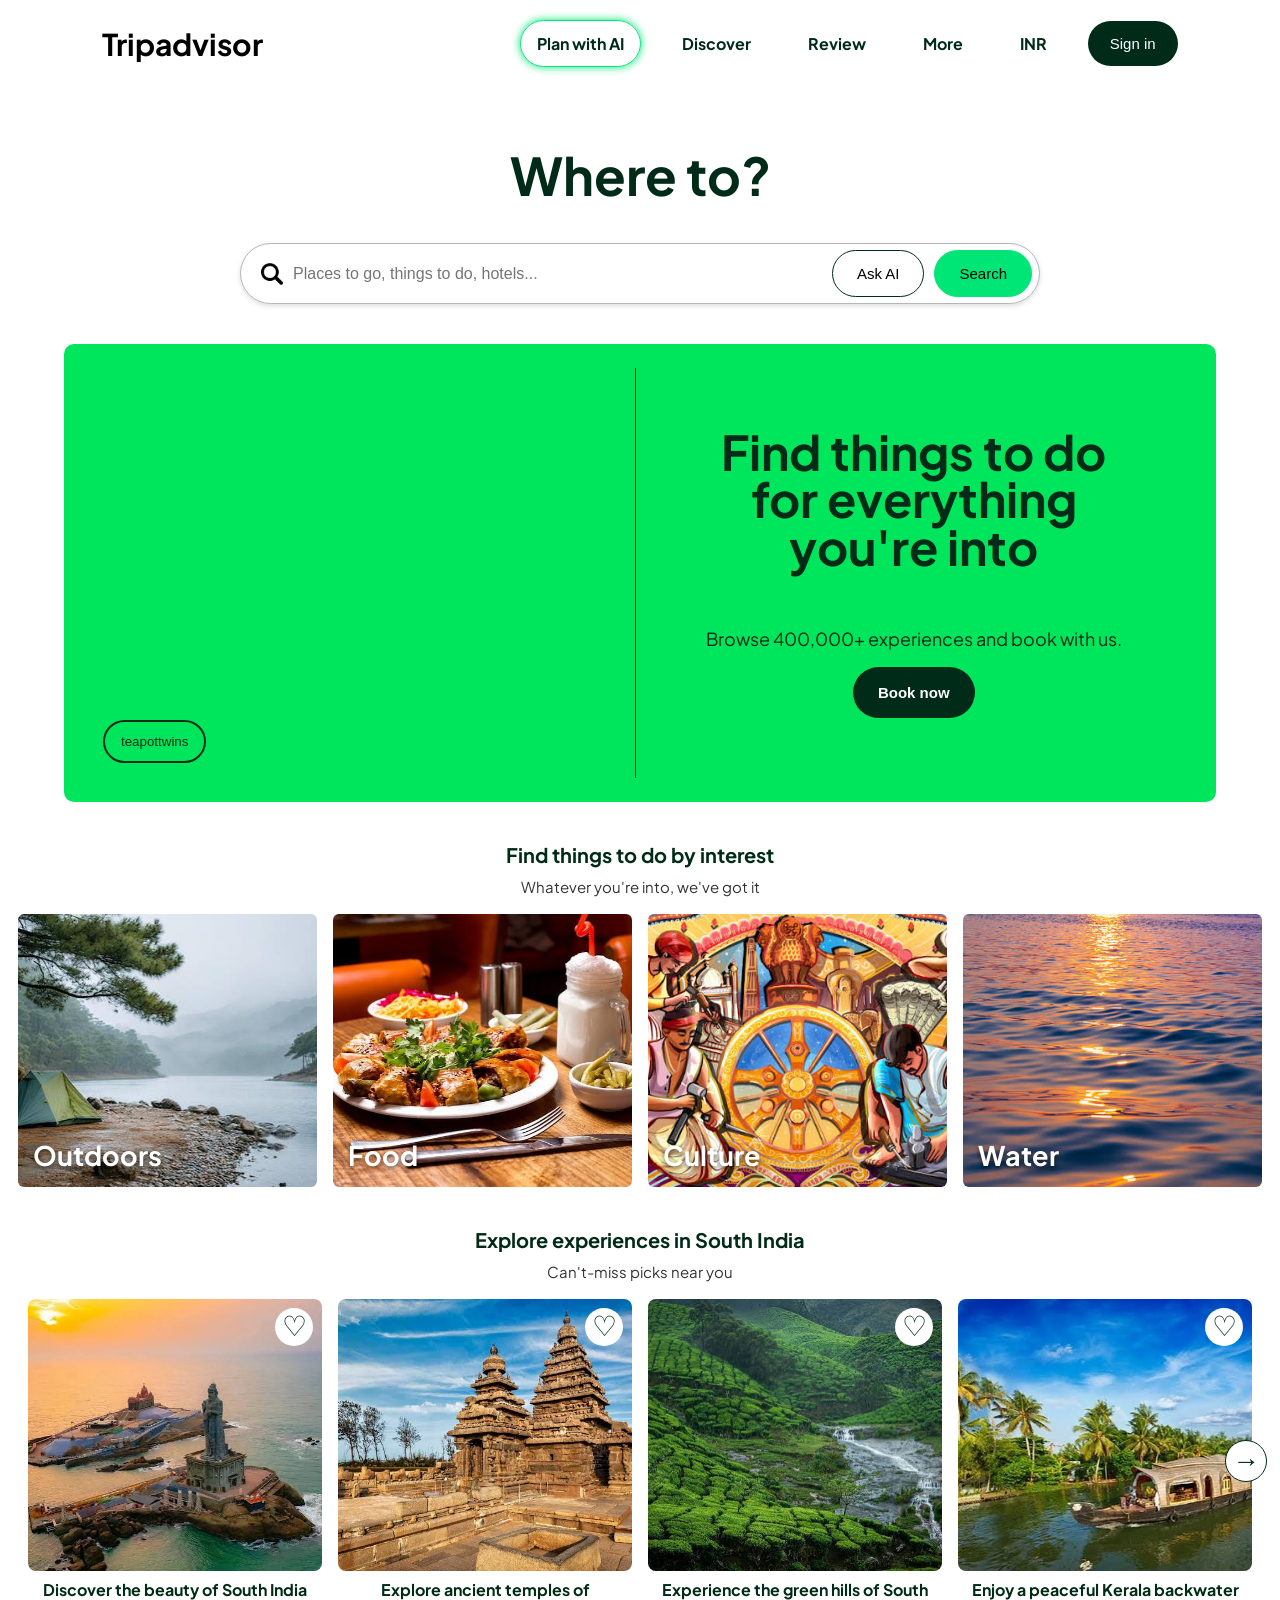
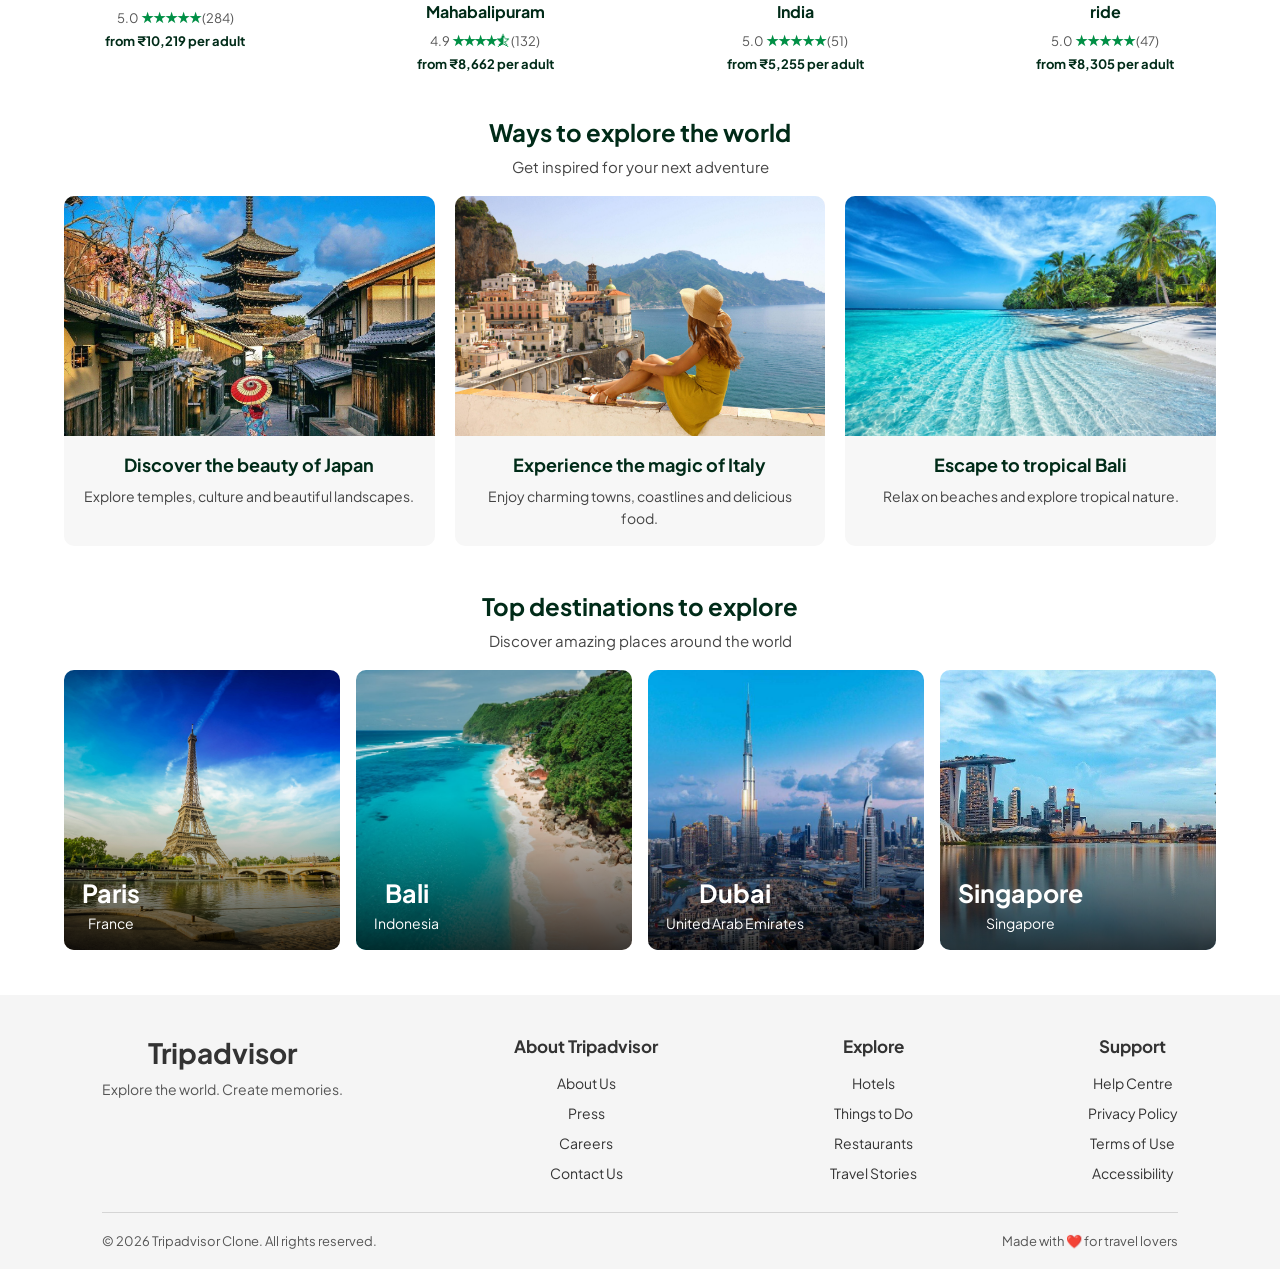
<file: index.html>
<!DOCTYPE html>
<html lang="en">

<head>
    <meta charset="UTF-8">
    <meta name="viewport" content="width=device-width, initial-scale=1.0">
    <title>Tripadvisor</title>
    <!--ICON-->
    <link rel="icon" href="image/icon.png">
    <!--StyleSheet-->
    <link rel="stylesheet" href="style.css">
    <!--Font-->
    <link rel="preconnect" href="https://fonts.googleapis.com">
    <link rel="preconnect" href="https://fonts.gstatic.com" crossorigin>
    <link href="https://fonts.googleapis.com/css2?family=Plus+Jakarta+Sans:ital,wght@0,200..800;1,200..800&display=swap"
        rel="stylesheet">
</head>

<body>
    <!-- Navigation Bar -->
    <nav class="navbar">

        <h1 class="navbar-title">Tripadvisor</h1>
        <div class="navbar-links">
            <a href="#" class="navbar-links__one">Plan with AI</a>
            <a href="#">Discover</a>
            <a href="#">Review</a>
            <a href="#">More</a>
            <a href="#">INR</a>
            <button>Sign in</button>
        </div>
    </nav>

    <!-- Search Section -->
    <div class="search-section">
        <h1>Where to?</h1>
        <div class="Search-bar">
            <img src="image/magnifying-glass.png" alt="">
            <input type="text" placeholder="Places to go, things to do, hotels...">
            <button class="button-ai">Ask AI</button>
            <button class="search-button">Search</button>

        </div>


        <!-- Hero Section -->
        <div class="hero-section">

            <!-- Image Slideshow -->
            <div class="hero-image">

                <div class="image-slideshow">
                    <img src="image/centerimage-1.jpg" alt="Travel 1">
                    <img src="image/centerimage-3.jpg" alt="Travel 2">
                    <img src="image/centerimage-5.jpg" alt="">
                </div>

                <button class="image-label">teapottwins</button>

            </div>

            <!-- Right Content -->
            <div class="hero-content">

                <h1>
                    Find things to do<br>
                    for everything<br>
                    you're into
                </h1>

                <p>Browse 400,000+ experiences and book with us.</p>

                <button class="book-button">Book now</button>

            </div>

        </div>

<!-- Find Things To Do By Interest -->
<section class="interest-section">

    <h2>Find things to do by interest</h2>
    <p class="interest-subtitle">
        Whatever you're into, we've got it
    </p>

    <div class="interest-container">

        <div class="interest-card">
            <img src="image/outdoor.jpg" alt="Outdoors">
            <h3>Outdoors</h3>
        </div>

        <div class="interest-card">
            <img src="image/food.jpg" alt="Food">
            <h3>Food</h3>
        </div>

        <div class="interest-card">
            <img src="image/culture.jpg" alt="Culture">
            <h3>Culture</h3>
        </div>

        <div class="interest-card">
            <img src="image/water.jpg" alt="Water">
            <h3>Water</h3>
        </div>

    </div>

</section>


<!-- South India Experiences Section -->
<section class="south-section">

    <h2>Explore experiences in South India</h2>
    <p class="south-subtitle">Can't-miss picks near you</p>

    <div class="south-container">

        <!-- Card 1 -->
        <div class="south-card">
            <div class="south-image">
                <img src="image/kanniyakumari.jpg" alt="South India temple tour">
                <button class="heart-button" aria-label="Save experience">♡</button>
            </div>

            <h3>Discover the beauty of South India</h3>

            <p class="rating">
                5.0 <span class="stars">★ ★ ★ ★ ★</span> (284)
            </p>

            <p class="price">from ₹10,219 per adult</p>
        </div>

        <!-- Card 2 -->
        <div class="south-card">
            <div class="south-image">
                <img src="image/mahabalipuram.jpg" alt="Mahabalipuram private tour">
                <button class="heart-button" aria-label="Save experience">♡</button>
            </div>

           <h3>Explore ancient temples of Mahabalipuram</h3>

            <p class="rating">
                4.9 <span class="stars">★★★★⯪</span> (132)
            </p>

            <p class="price">from ₹8,662 per adult</p>
        </div>

        <!-- Card 3 -->
        <div class="south-card">
            <div class="south-image">
                <img src="image/munnar1.jpg" alt="South Indian cooking class">
                <button class="heart-button" aria-label="Save experience">♡</button>
            </div>
            <h3>Experience the green hills of South India</h3>

            <p class="rating">
                5.0 <span class="stars">★ ★ ★ ★ ★</span> (51)
            </p>

            <p class="price">from ₹5,255 per adult</p>
        </div>

        <!-- Card 4 -->
        <div class="south-card">
            <div class="south-image">
                <img src="image/alapuzha.jpg" alt="South India guided group tour">
                <button class="heart-button" aria-label="Save experience">♡</button>
            </div>
               <h3>Enjoy a peaceful Kerala backwater ride</h3>

            <p class="rating">
                5.0 <span class="stars">★ ★ ★ ★ ★</span> (47)
            </p>

            <p class="price">from ₹8,305 per adult</p>
        </div>

    </div>

    <button class="south-next" aria-label="Next experiences">→</button>

</section>

<!-- Travel Inspiration Section -->
<section class="inspiration-section">

    <h2>Ways to explore the world</h2>
    <p class="inspiration-subtitle">
        Get inspired for your next adventure
    </p>

    <div class="inspiration-container">

        <!-- Card 1 -->
        <div class="inspiration-card">
            <img src="image/japan.jpg" alt="Japan travel">
            <div class="inspiration-content">
                <h3>Discover the beauty of Japan</h3>
                <p>Explore temples, culture and beautiful landscapes.</p>
            </div>
        </div>

        <!-- Card 2 -->
        <div class="inspiration-card">
            <img src="image/italy.jpg" alt="Italy travel">
            <div class="inspiration-content">
                <h3>Experience the magic of Italy</h3>
                <p>Enjoy charming towns, coastlines and delicious food.</p>
            </div>
        </div>

        <!-- Card 3 -->
        <div class="inspiration-card">
            <img src="image/bali.jpg" alt="Bali travel">
            <div class="inspiration-content">
                <h3>Escape to tropical Bali</h3>
                <p>Relax on beaches and explore tropical nature.</p>
            </div>
        </div>

    </div>

</section>

<!-- Top Destinations Section -->
<section class="destination-section">

    <h2>Top destinations to explore</h2>
    <p class="destination-subtitle">
        Discover amazing places around the world
    </p>

    <div class="destination-container">

        <!-- Paris -->
        <div class="destination-card">
            <img src="image/paris.jpg" alt="Paris">
            <div class="destination-overlay">
                <h3>Paris</h3>
                <p>France</p>
            </div>
        </div>

        <!-- Bali -->
        <div class="destination-card">
            <img src="image/bali1.jpg" alt="Bali">
            <div class="destination-overlay">
                <h3>Bali</h3>
                <p>Indonesia</p>
            </div>
        </div>

        <!-- Dubai -->
        <div class="destination-card">
            <img src="image/dubai.jpg" alt="Dubai">
            <div class="destination-overlay">
                <h3>Dubai</h3>
                <p>United Arab Emirates</p>
            </div>
        </div>

        <!-- Singapore -->
        <div class="destination-card">
            <img src="image/singapore.jpg" alt="Singapore">
            <div class="destination-overlay">
                <h3>Singapore</h3>
                <p>Singapore</p>
            </div>
        </div>

    </div>

</section>

<!-- Footer Section -->
<footer class="footer">
    <div class="footer-container">

        <div class="footer-logo">
            <h2>Tripadvisor</h2>
            <p>Explore the world. Create memories.</p>
        </div>

        <div class="footer-column">
            <h3>About Tripadvisor</h3>
            <a href="#">About Us</a>
            <a href="#">Press</a>
            <a href="#">Careers</a>
            <a href="#">Contact Us</a>
        </div>

        <div class="footer-column">
            <h3>Explore</h3>
            <a href="#">Hotels</a>
            <a href="#">Things to Do</a>
            <a href="#">Restaurants</a>
            <a href="#">Travel Stories</a>
        </div>

        <div class="footer-column">
            <h3>Support</h3>
            <a href="#">Help Centre</a>
            <a href="#">Privacy Policy</a>
            <a href="#">Terms of Use</a>
            <a href="#">Accessibility</a>
        </div>

    </div>

    <div class="footer-bottom">
        <p>© 2026 Tripadvisor Clone. All rights reserved.</p>
        <p>Made with ❤️ for travel lovers</p>
    </div>
</footer>


</body>

</html>
</file>
<file: style.css>
/* General */
* {
    margin: 0;
    padding: 0;
    box-sizing: border-box;
}

body {
    font-family: "Plus Jakarta Sans", sans-serif;
}

/* Navbar */
.navbar {
    display: flex;
    justify-content: space-between;
    align-items: center;
    padding: 20px 8%;
}

.navbar-title {
    font-size: 30px;
    font-weight: bold;
}

.navbar-links {
    display: flex;
    align-items: center;
    gap: 25px;
}

.navbar-links__one {
    border: 1px solid #00e676;
    box-shadow: 0 0 8px #00e676;
}

.navbar-links__one:hover {
    background-color: #164b35;
    transform: scale(1.05);
    transition: 0.3s;
}

.navbar-links a {
    text-decoration: none;
    color: #002b18;
    font-weight: bold;
    padding: 12px 16px;
    border-radius: 25px;
    transition: 0.3s;
}

.navbar-links a:hover {
    background-color: #e8e8e8;
}

.navbar-links button {
    background-color: #002b18;
    color: white;
    border: none;
    padding: 14px 22px;
    border-radius: 25px;
    font-size: 15px;
    cursor: pointer;
}

/* Search Section */
.search-section {
    text-align: center;
    margin-top: 55px;
}

.search-section h1 {
    font-size: 52px;
    font-weight: bold;
    margin-bottom: 35px;
    color: #002b18;
}

/* Search Bar */
.Search-bar {
    display: flex;
    align-items: center;
    width: calc(100% - 30px);
    max-width: 800px;
    min-height: 60px;
    margin: 0 auto;
    padding: 6px 7px 6px 20px;
    border: 1px solid #b5b5b5;
    border-radius: 100px;
    box-shadow: 0 2px 5px #ddd;
    gap: 10px;
}

.Search-bar img {
    width: 22px;
    height: 22px;
    object-fit: contain;
    flex-shrink: 0;
}

.Search-icon {
    font-size: 28px;
    width: 22px;
    height: 22px;
    object-fit: contain;
}

.Search-bar input {
    flex: 1;
    min-width: 0;
    border: none;
    outline: none;
    font-size: 16px;
}

.button-ai {
    background-color: white;
    border: 1px solid #002b18;
    padding: 14px 24px;
    border-radius: 30px;
    font-size: 15px;
    cursor: pointer;
    flex-shrink: 0;
}

.search-button {
    background-color: #00e676;
    border: 1px solid #00e676;
    padding: 14px 24px;
    border-radius: 30px;
    font-size: 15px;
    cursor: pointer;
    flex-shrink: 0;
}

.button-ai:hover {
    background-color: beige;
}

.search-button:hover {
    background-color: #002b18;
    color: white;
}

/* Main Hero Banner */
.hero-section {
    display: flex;
    align-items: stretch;
    background-color: #00e65c;
    margin: 40px 5%;
    padding: 24px;
    border-radius: 10px;
    gap: 30px;
    box-sizing: border-box;
}

/* Left Image Box */
.hero-image {
    position: relative;
    flex: 1;
    min-width: 0;
    height: 410px;
}

/* Slideshow Container */
.image-slideshow {
    position: relative;
    width: 100%;
    height: 100%;
    overflow: hidden;
    border-radius: 12px;
}

/* Slideshow Images */
.image-slideshow img {
    position: absolute;
    top: 0;
    left: 0;
    display: block;
    width: 100%;
    height: 100%;
    object-fit: cover;
    opacity: 0;
    animation: slide 9s infinite;
}

/* Image Timing */
.image-slideshow img:nth-child(1) {
    animation-delay: 0s;
}

.image-slideshow img:nth-child(2) {
    animation-delay: 3s;
}

.image-slideshow img:nth-child(3) {
    animation-delay: 6s;
}

/* Automatic Slideshow Animation */
@keyframes slide {
    0%, 5% {
        opacity: 0;
    }

    10%, 30% {
        opacity: 1;
    }

    35%, 100% {
        opacity: 0;
    }
}

/* Image Label */
.image-label {
    position: absolute;
    bottom: 15px;
    left: 15px;
    z-index: 2;
    background-color: #00e65c;
    color: #002b18;
    border: 2px solid #002b18;
    border-radius: 25px;
    padding: 12px 16px;
    cursor: pointer;
}

/* Right Hero Content */
.hero-content {
    flex: 1;
    min-width: 0;
    border-left: 1px solid #002b18;
    display: flex;
    flex-direction: column;
    justify-content: center;
    align-items: center;
    text-align: center;
    padding: 20px;
    box-sizing: border-box;
}

.hero-content h1 {
    color: #002b18;
    font-size: 48px;
    line-height: 0.98;
    font-weight: bold;
}

.hero-content p {
    color: #002b18;
    font-size: 18px;
    margin-top: 20px;
    line-height: 1.5;
}

.book-button {
    background-color: #002b18;
    color: white;
    border: none;
    border-radius: 30px;
    padding: 17px 25px;
    margin-top: 15px;
    font-size: 15px;
    font-weight: bold;
    cursor: pointer;
    transition: 0.3s;
}

.book-button:hover {
    background-color: #164b35;
    transform: scale(1.05);
}

/* =========================
   TABLET RESPONSIVE
========================= */
@media screen and (max-width: 768px) {

    /* Navbar */
    .navbar {
        padding: 15px 4%;
        flex-wrap: wrap;
        gap: 15px;
    }

    .navbar-title {
        font-size: 25px;
    }

    .navbar-links {
        gap: 5px;
        flex-wrap: wrap;
        justify-content: center;
    }

    .navbar-links a {
        font-size: 13px;
        padding: 8px;
    }

    .navbar-links button {
        padding: 10px 15px;
    }

    /* Search Section */
    .search-section {
        margin-top: 35px;
        padding: 0 15px;
    }

    .search-section h1 {
        font-size: 40px;
        margin-bottom: 25px;
    }

    /* Search Bar */
    .Search-bar {
        width: 100%;
        max-width: 600px;
        gap: 8px;
        padding-left: 12px;
    }

    .Search-bar input {
        font-size: 13px;
    }

    .button-ai,
    .search-button {
        padding: 12px;
        font-size: 13px;
        white-space: nowrap;
    }

    /* Hero Banner */
    .hero-section {
        margin: 30px 4%;
        padding: 18px;
        gap: 18px;
    }

    .hero-image {
        height: 320px;
    }

    .hero-content {
        padding: 12px;
    }

    .hero-content h1 {
        font-size: 32px;
        line-height: 1.1;
    }

    .hero-content p {
        font-size: 14px;
    }
}

/* =========================
   MOBILE RESPONSIVE
========================= */
@media screen and (max-width: 480px) {

    /* Navbar */
    .navbar {
        flex-direction: column;
        align-items: center;
        padding: 15px 10px;
        gap: 12px;
    }

    .navbar-title {
        font-size: 26px;
    }

    .navbar-links {
        width: 100%;
        gap: 3px;
        justify-content: center;
        flex-wrap: wrap;
    }

    .navbar-links a {
        font-size: 11px;
        padding: 8px 5px;
    }

    .navbar-links button {
        font-size: 11px;
        padding: 9px 12px;
    }

    /* Search Heading */
    .search-section {
        margin-top: 30px;
        padding: 0 12px;
    }

    .search-section h1 {
        font-size: 34px;
        margin-bottom: 22px;
    }

    /* Search Bar */
    .Search-bar {
        width: 100%;
        min-height: 55px;
        height: auto;
        padding: 6px 8px;
        gap: 6px;
    }

    .Search-bar img {
        width: 18px;
        height: 18px;
    }

    .Search-bar input {
        flex: 1;
        width: 0;
        min-width: 0;
        font-size: 11px;
    }

    .button-ai,
    .search-button {
        padding: 10px 8px;
        font-size: 11px;
        border-radius: 25px;
    }

    /* Green Hero Banner */
    .hero-section {
        flex-direction: column;
        margin: 25px 12px;
        padding: 12px;
        gap: 15px;
    }

    /* Responsive Center Image */
    .hero-image {
        flex: none;
        width: 100%;
        height: 240px;
    }

    .image-slideshow {
        width: 100%;
        height: 100%;
    }

    .image-slideshow img {
        width: 100%;
        height: 100%;
        object-fit: cover;
    }

    .image-label {
        bottom: 10px;
        left: 10px;
        padding: 9px 12px;
        font-size: 12px;
    }

    /* Text Below Image */
    .hero-content {
        flex: none;
        width: 100%;
        border-left: none;
        border-top: 1px solid #002b18;
        padding: 22px 5px;
    }

    .hero-content h1 {
        font-size: 30px;
        line-height: 1.1;
    }

    .hero-content p {
        font-size: 14px;
        margin-top: 12px;
    }

    .book-button {
        padding: 13px 22px;
        font-size: 14px;
    }
}

/* Small Mobile Screens */
@media screen and (max-width: 360px) {

    .navbar-links {
        gap: 2px;
    }

    .navbar-links a {
        font-size: 10px;
        padding: 7px 4px;
    }

    .navbar-links button {
        font-size: 10px;
        padding: 8px 10px;
    }

    .search-section h1 {
        font-size: 30px;
    }

    .Search-bar {
        gap: 4px;
        padding: 5px;
    }

    .Search-bar input {
        font-size: 10px;
    }

    .button-ai,
    .search-button {
        padding: 9px 6px;
        font-size: 10px;
    }

    .hero-image {
        height: 200px;
    }

    .hero-content h1 {
        font-size: 26px;
    }
}

/* Find Things To Do By Interest */
.interest-section {
    margin: 40px 18px;
}

.interest-section h2 {
    color: #002b18;
    font-size: 20px;
    font-weight: bold;
    margin-bottom: 10px;
}

.interest-subtitle {
    color: #333;
    font-size: 15px;
    margin-bottom: 18px;
}

/* Interest Cards Container */
.interest-container {
    display: grid;
    grid-template-columns: repeat(4, minmax(0, 1fr));
    gap: 16px;
}

/* Individual Card */
.interest-card {
    position: relative;
    height: 273px;
    border-radius: 6px;
    overflow: hidden;
    cursor: pointer;
}

/* Card Image */
.interest-card img {
    width: 100%;
    height: 100%;
    object-fit: cover;
    display: block;
    transition: transform 0.4s ease;
}

/* Image Hover Effect */
.interest-card:hover img {
    transform: scale(1.05);
}

/* Card Title */
.interest-card h3 {
    position: absolute;
    left: 15px;
    bottom: 15px;
    color: white;
    font-size: 27px;
    font-weight: bold;
    z-index: 1;
    text-shadow: 0 2px 5px rgba(0, 0, 0, 0.6);
}

/* Tablet Responsive */
@media screen and (max-width: 768px) {
    .interest-container {
        grid-template-columns: repeat(2, minmax(0, 1fr));
        gap: 12px;
    }

    .interest-card {
        height: 240px;
    }

    .interest-card h3 {
        font-size: 24px;
    }
}

/* Mobile Responsive */
@media screen and (max-width: 480px) {
    .interest-section {
        margin: 30px 12px;
    }

    .interest-section h2 {
        font-size: 19px;
    }

    .interest-subtitle {
        font-size: 13px;
    }

    .interest-container {
        grid-template-columns: repeat(2, minmax(0, 1fr));
        gap: 10px;
    }

    .interest-card {
        height: 180px;
    }

    .interest-card h3 {
        left: 10px;
        bottom: 10px;
        font-size: 20px;
    }
}

/* South India Experiences */
.south-section {
    position: relative;
    margin: 40px 28px;
    color: #002b18;
}

.south-section h2 {
    font-size: 20px;
    font-weight: bold;
    margin-bottom: 10px;
}

.south-subtitle {
    font-size: 15px;
    margin-bottom: 18px;
    color: #333;
}

/* Cards Layout */
.south-container {
    display: grid;
    grid-template-columns: repeat(4, minmax(0, 1fr));
    gap: 16px;
}

/* Individual Card */
.south-card {
    min-width: 0;
    cursor: pointer;
}

.south-image {
    position: relative;
    width: 100%;
    height: 272px;
    overflow: hidden;
    border-radius: 8px;
}

.south-image img {
    width: 100%;
    height: 100%;
    display: block;
    object-fit: cover;
    transition: transform 0.3s ease;
}

.south-card:hover .south-image img {
    transform: scale(1.04);
}

/* Heart Button */
.heart-button {
    position: absolute;
    top: 9px;
    right: 9px;
    width: 38px;
    height: 38px;
    border: none;
    border-radius: 50%;
    background-color: white;
    color: #002b18;
    font-size: 28px;
    line-height: 1;
    cursor: pointer;
}

/* Experience Title */
.south-card h3 {
    font-size: 16px;
    line-height: 1.4;
    margin-top: 8px;
    margin-bottom: 6px;
    font-weight: bold;
}

/* Rating */
.rating {
    font-size: 13px;
    color: #555;
    margin-bottom: 7px;
}

.stars {
    color: #008f45;
    letter-spacing: -2px;
    font-size: 15px;
}

/* Price */
.price {
    font-size: 13px;
    font-weight: bold;
    color: #002b18;
}

/* Next Arrow */
.south-next {
    position: absolute;
    right: -15px;
    top: 48%;
    width: 42px;
    height: 42px;
    border: 1px solid #002b18;
    border-radius: 50%;
    background: white;
    font-size: 27px;
    color: #002b18;
    cursor: pointer;
}

/* Tablet Responsive */
@media screen and (max-width: 900px) {
    .south-container {
        grid-template-columns: repeat(2, minmax(0, 1fr));
        gap: 22px 14px;
    }

    .south-image {
        height: 250px;
    }

    .south-next {
        display: none;
    }
}

/* Mobile Responsive */
@media screen and (max-width: 480px) {
    .south-section {
        margin: 30px 12px;
    }

    .south-section h2 {
        font-size: 18px;
    }

    .south-subtitle {
        font-size: 13px;
    }

    .south-container {
        grid-template-columns: repeat(2, minmax(0, 1fr));
        gap: 20px 10px;
    }

    .south-image {
        height: 175px;
    }

    .heart-button {
        width: 30px;
        height: 30px;
        font-size: 23px;
        top: 6px;
        right: 6px;
    }

    .south-card h3 {
        font-size: 13px;
        line-height: 1.4;
    }

    .rating {
        font-size: 11px;
    }

    .stars {
        font-size: 12px;
    }

    .price {
        font-size: 11px;
        line-height: 1.4;
    }
}

/* Extra Small Mobile */
@media screen and (max-width: 350px) {
    .south-container {
        grid-template-columns: 1fr;
    }

    .south-image {
        height: 220px;
    }

    .south-card h3 {
        font-size: 15px;
    }

    .price,
    .rating {
        font-size: 12px;
    }
}

/* Travel Inspiration Section */
.inspiration-section {
    margin: 45px 5%;
    color: #002b18;
}

.inspiration-section h2 {
    font-size: 24px;
    margin-bottom: 10px;
}

.inspiration-subtitle {
    font-size: 15px;
    color: #444;
    margin-bottom: 20px;
}

/* Cards Container */
.inspiration-container {
    display: grid;
    grid-template-columns: repeat(3, minmax(0, 1fr));
    gap: 20px;
}

/* Individual Card */
.inspiration-card {
    background-color: #f7f7f7;
    border-radius: 10px;
    overflow: hidden;
    cursor: pointer;
    transition: transform 0.3s ease, box-shadow 0.3s ease;
}

.inspiration-card:hover {
    transform: translateY(-5px);
    box-shadow: 0 5px 15px #00000020;
}

/* Card Image */
.inspiration-card img {
    width: 100%;
    height: 240px;
    object-fit: cover;
    display: block;
    transition: transform 0.4s ease;
}

.inspiration-card:hover img {
    transform: scale(1.04);
}

/* Card Text */
.inspiration-content {
    padding: 16px;
}

.inspiration-content h3 {
    font-size: 18px;
    margin-bottom: 8px;
    line-height: 1.4;
}

.inspiration-content p {
    font-size: 14px;
    color: #444;
    line-height: 1.6;
}

/* Tablet Responsive */
@media screen and (max-width: 768px) {
    .inspiration-container {
        grid-template-columns: repeat(2, minmax(0, 1fr));
        gap: 15px;
    }

    .inspiration-card img {
        height: 200px;
    }

    .inspiration-content h3 {
        font-size: 16px;
    }
}

/* Mobile Responsive */
@media screen and (max-width: 480px) {
    .inspiration-section {
        margin: 30px 12px;
    }

    .inspiration-section h2 {
        font-size: 20px;
    }

    .inspiration-container {
        grid-template-columns: 1fr;
        gap: 18px;
    }

    .inspiration-card img {
        height: 220px;
    }

    .inspiration-content {
        padding: 12px;
    }

    .inspiration-content h3 {
        font-size: 17px;
    }

    .inspiration-content p {
        font-size: 13px;
    }
}

/* Top Destinations Section */
.destination-section {
    margin: 45px 5%;
    color: #002b18;
}

.destination-section h2 {
    font-size: 24px;
    margin-bottom: 10px;
}

.destination-subtitle {
    font-size: 15px;
    color: #444;
    margin-bottom: 20px;
}

/* Destination Cards */
.destination-container {
    display: grid;
    grid-template-columns: repeat(4, minmax(0, 1fr));
    gap: 16px;
}

/* Individual Card */
.destination-card {
    position: relative;
    height: 280px;
    overflow: hidden;
    border-radius: 10px;
    cursor: pointer;
}

/* Destination Image */
.destination-card img {
    width: 100%;
    height: 100%;
    display: block;
    object-fit: cover;
    transition: transform 0.4s ease;
}

/* Hover Effect */
.destination-card:hover img {
    transform: scale(1.08);
}

/* Dark Overlay */
.destination-card::after {
    content: "";
    position: absolute;
    inset: 0;
    background: linear-gradient(
        transparent 45%,
        rgba(0, 0, 0, 0.75)
    );
}

/* Destination Text */
.destination-overlay {
    position: absolute;
    left: 18px;
    bottom: 18px;
    color: white;
    z-index: 1;
}

.destination-overlay h3 {
    font-size: 25px;
    margin-bottom: 5px;
}

.destination-overlay p {
    font-size: 14px;
}

/* Tablet Responsive */
@media screen and (max-width: 768px) {
    .destination-container {
        grid-template-columns: repeat(2, minmax(0, 1fr));
        gap: 14px;
    }

    .destination-card {
        height: 240px;
    }

    .destination-overlay h3 {
        font-size: 22px;
    }
}

/* Mobile Responsive */
@media screen and (max-width: 480px) {
    .destination-section {
        margin: 30px 12px;
    }

    .destination-section h2 {
        font-size: 20px;
    }

    .destination-subtitle {
        font-size: 13px;
    }

    .destination-container {
        grid-template-columns: repeat(2, minmax(0, 1fr));
        gap: 10px;
    }

    .destination-card {
        height: 190px;
    }

    .destination-overlay {
        left: 10px;
        bottom: 10px;
    }

    .destination-overlay h3 {
        font-size: 18px;
    }

    .destination-overlay p {
        font-size: 12px;
    }
}

/* Very Small Mobile */
@media screen and (max-width: 350px) {
    .destination-container {
        grid-template-columns: 1fr;
    }

    .destination-card {
        height: 220px;
    }
}

/* Footer Section */
.footer {
    background-color: #f5f5f5;
    padding: 40px 8% 20px;
    color: #333;
    margin-top: 40px;
}

.footer-container {
    display: flex;
    justify-content: space-between;
    gap: 35px;
    flex-wrap: wrap;
    padding-bottom: 30px;
}

.footer-logo h2 {
    font-size: 28px;
    margin-bottom: 10px;
}

.footer-logo p {
    font-size: 14px;
    color: #555;
}

.footer-column {
    display: flex;
    flex-direction: column;
    gap: 12px;
}

.footer-column h3 {
    font-size: 17px;
    margin-bottom: 5px;
}

.footer-column a {
    color: #333;
    text-decoration: none;
    font-size: 14px;
}

.footer-column a:hover {
    text-decoration: underline;
    color: #00806a;
}

.footer-bottom {
    border-top: 1px solid #d5d5d5;
    padding-top: 20px;
    display: flex;
    justify-content: space-between;
    gap: 15px;
    flex-wrap: wrap;
    font-size: 13px;
    color: #555;
}

/* Tablet */
@media (max-width: 768px) {
    .footer {
        padding: 30px 5% 20px;
    }

    .footer-container {
        display: grid;
        grid-template-columns: repeat(2, 1fr);
        gap: 30px;
    }
}

/* Mobile */
@media (max-width: 480px) {
    .footer-container {
        grid-template-columns: 1fr 1fr;
        gap: 25px 15px;
    }

    .footer-logo {
        grid-column: 1 / -1;
    }

    .footer-bottom {
        flex-direction: column;
        gap: 8px;
    }
}
</file>
